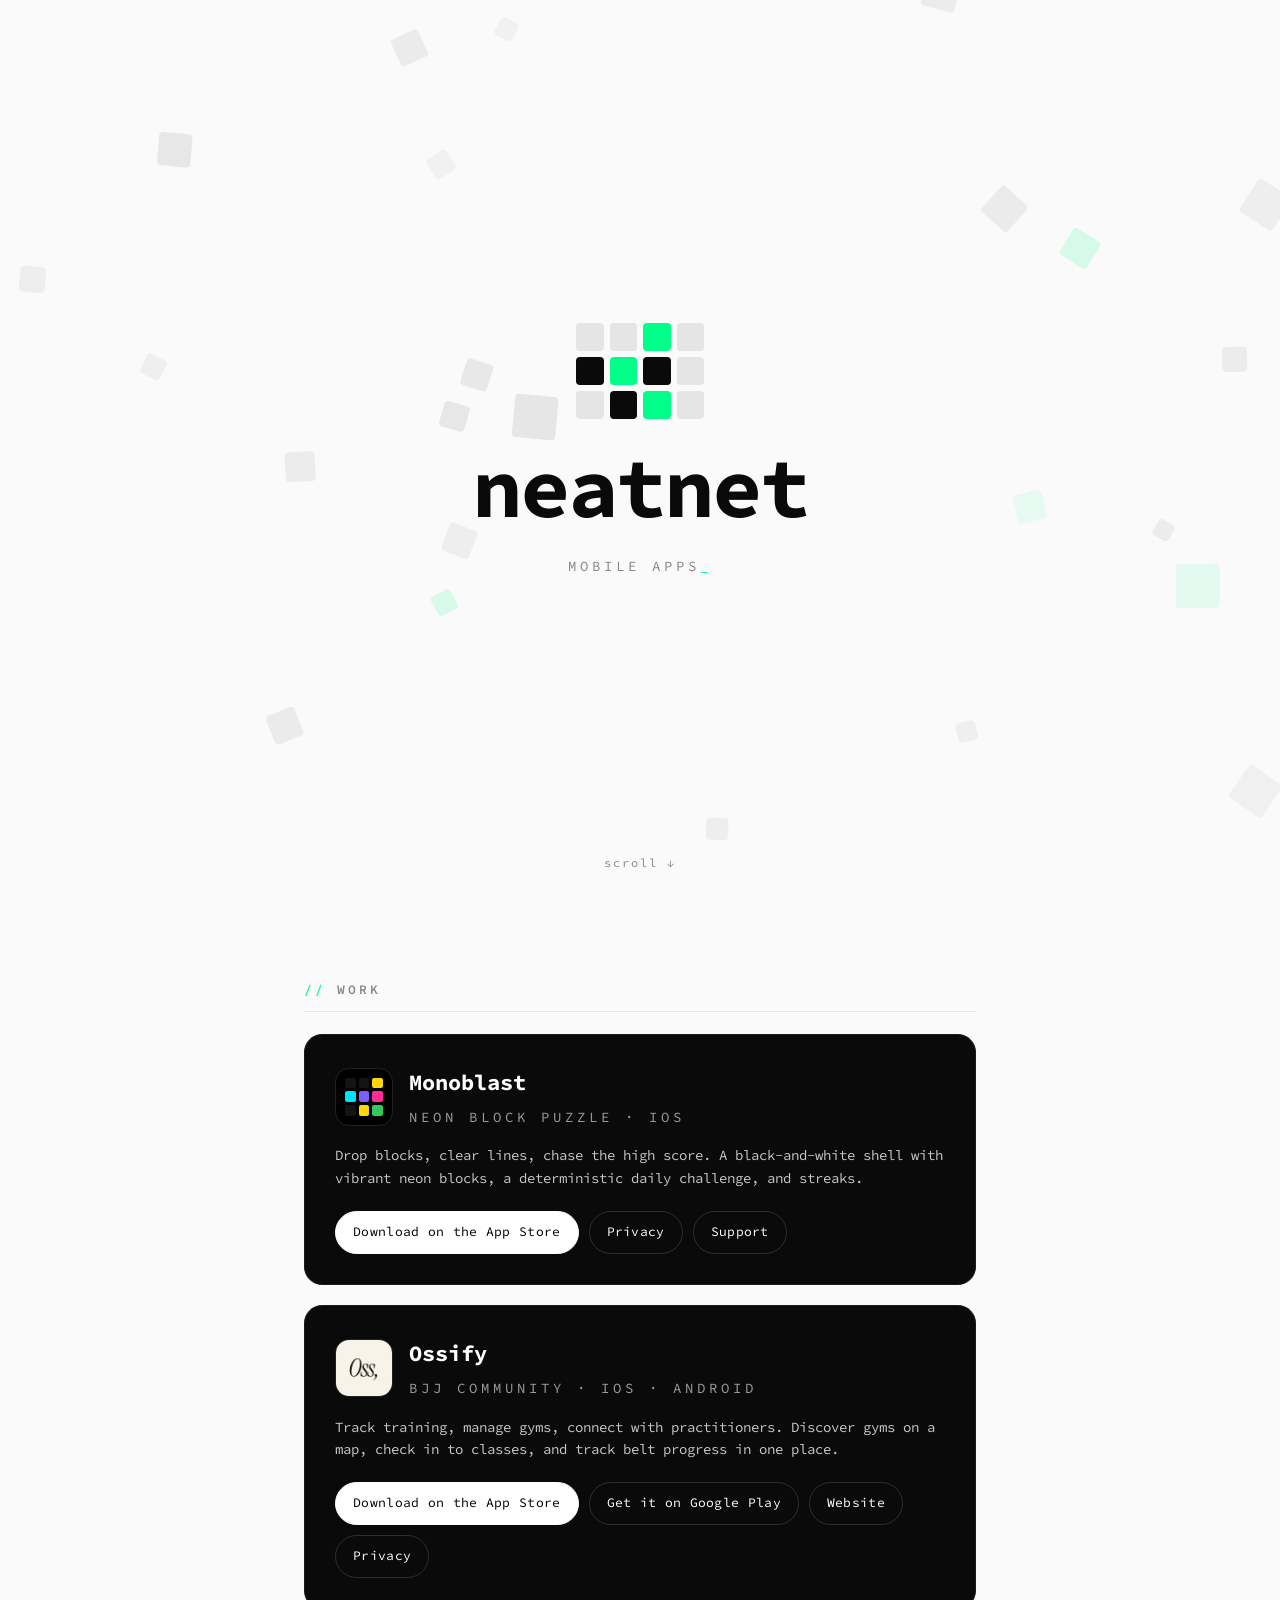
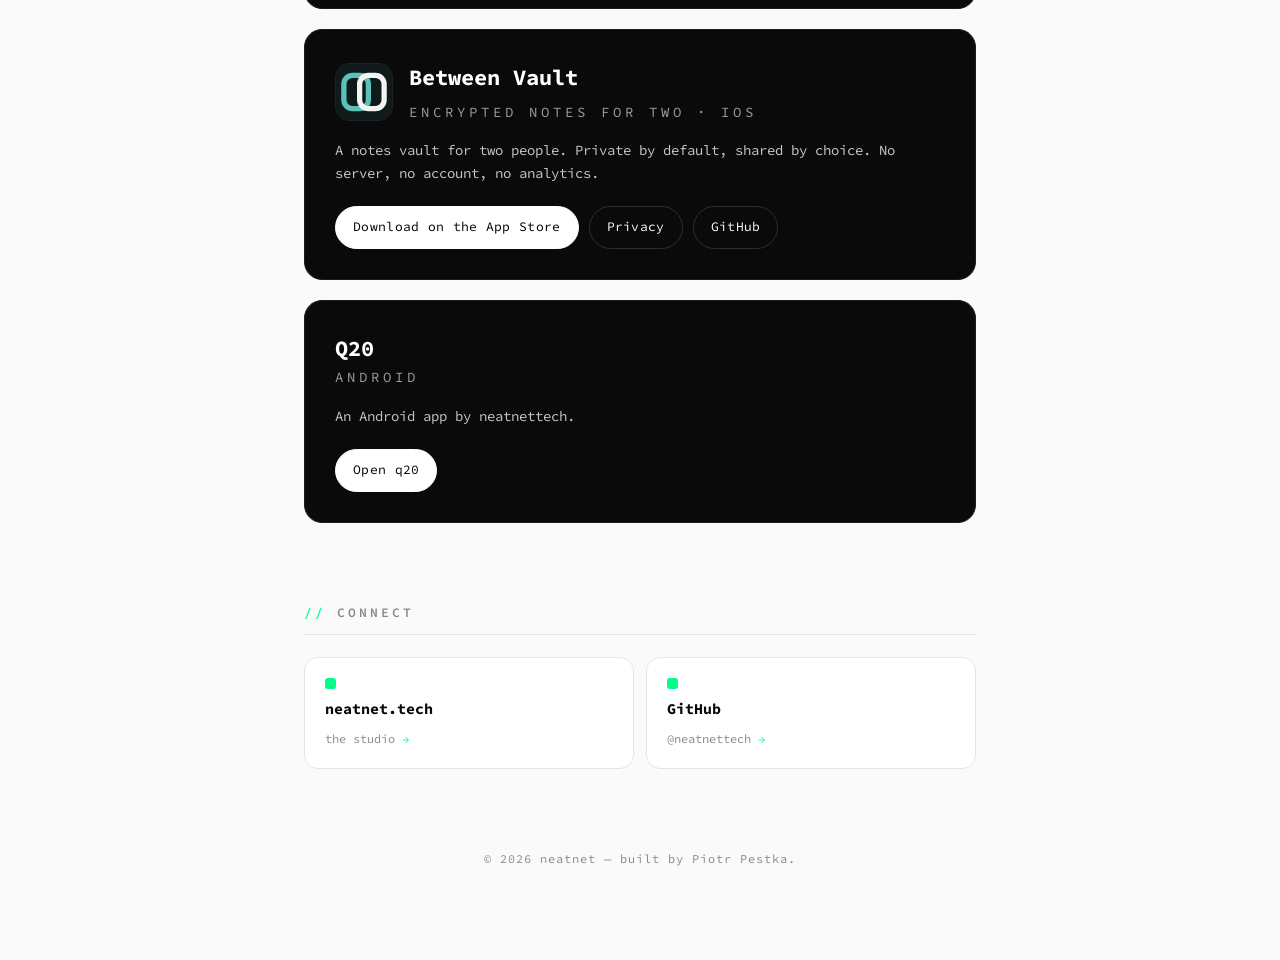
<file: index.html>
<!DOCTYPE html>
<html lang="en">
<head>
<meta charset="UTF-8" />
<meta name="viewport" content="width=device-width, initial-scale=1.0" />
<title>neatnet — mobile apps</title>
<meta name="description" content="neatnet — independent mobile app studio by Piotr Pestka. Makers of Monoblast, Ossify, and Between Vault." />
<link rel="preconnect" href="https://fonts.googleapis.com" />
<link rel="preconnect" href="https://fonts.gstatic.com" crossorigin />
<link href="https://fonts.googleapis.com/css2?family=Source+Code+Pro:wght@400;600;700&display=swap" rel="stylesheet" />
<link rel="icon" href="data:image/svg+xml,%3Csvg xmlns='http://www.w3.org/2000/svg' viewBox='0 0 100 100'%3E%3Crect width='100' height='100' fill='%230a0a0a'/%3E%3Crect x='30' y='30' width='13' height='13' rx='2' fill='%2300ff88'/%3E%3Crect x='45' y='30' width='13' height='13' rx='2' fill='%23fafafa'/%3E%3Crect x='30' y='45' width='13' height='13' rx='2' fill='%23fafafa'/%3E%3Crect x='45' y='45' width='13' height='13' rx='2' fill='%2300ff88'/%3E%3Crect x='60' y='45' width='13' height='13' rx='2' fill='%23fafafa'/%3E%3C/svg%3E" />
<style>
  :root {
    --bg: #fafafa;
    --ink: #0a0a0a;
    --line: #e5e5e5;
    --line-strong: #2a2a2a;
    --muted: #888;
    --accent: #00ff88;
    --mono: "Source Code Pro", ui-monospace, "SF Mono", Menlo, monospace;
    /* Monoblast brand neons — used only on the product card. */
    --mb-cyan: #00E5FF; --mb-pink: #FF2D92; --mb-yellow: #FFD60A;
    --mb-green: #34C759; --mb-purple: #7D5FFF;
  }
  * { box-sizing: border-box; }
  html { scroll-behavior: smooth; }
  html, body { margin: 0; padding: 0; }
  body {
    background: var(--bg);
    color: var(--ink);
    font: 16px/1.6 var(--mono);
    -webkit-font-smoothing: antialiased;
    overflow-x: hidden;
  }
  #field { position: fixed; inset: 0; z-index: 0; width: 100%; height: 100%; display: block; }
  .wrap { position: relative; z-index: 1; max-width: 720px; margin: 0 auto; padding: 0 24px 80px; }

  /* ── hero ── */
  header {
    position: relative;
    min-height: 100vh;
    display: flex; flex-direction: column;
    align-items: center; justify-content: center;
    text-align: center; gap: 26px;
  }
  .mark {
    display: grid; grid-template-columns: repeat(4, 1fr); grid-template-rows: repeat(3, 1fr);
    gap: 6px; width: 128px; height: 96px;
  }
  .mark i { border-radius: 4px; background: var(--line); }
  .mark i.on { animation: pop 0.5s backwards; }
  @keyframes pop { from { transform: scale(0); opacity: 0; } to { transform: scale(1); opacity: 1; } }
  h1 {
    font-size: clamp(40px, 11vw, 84px); font-weight: 700;
    letter-spacing: -2px; margin: 0; line-height: 1;
  }
  .tag { color: var(--muted); font-size: 14px; letter-spacing: 4px; text-transform: uppercase; margin: 0; }
  .cursor { color: var(--accent); animation: blink 1.1s steps(1) infinite; }
  @keyframes blink { 50% { opacity: 0; } }
  .scroll-hint {
    position: absolute; bottom: 28px; left: 50%; transform: translateX(-50%);
    color: var(--muted); font-size: 12px; letter-spacing: 2px; animation: bob 1.8s ease-in-out infinite;
  }
  @keyframes bob { 0%,100% { transform: translateX(-50%) translateY(0); } 50% { transform: translateX(-50%) translateY(6px); } }

  /* ── sections ── */
  section { margin-top: 80px; }
  h2 {
    font-size: 13px; color: var(--muted); font-weight: 600;
    letter-spacing: 3px; text-transform: uppercase;
    margin: 0 0 22px; padding-bottom: 10px; border-bottom: 1px solid var(--line);
  }
  h2 .pct { color: var(--accent); }

  /* ── Monoblast product card (intentionally dark — it's the app's identity) ── */
  .card {
    position: relative; border-radius: 18px; padding: 30px;
    background: #0a0a0a; color: #fff; border: 1px solid #1c1c1c;
    transition: transform .25s, box-shadow .25s; overflow: hidden;
  }
  .card:hover { transform: translateY(-3px); box-shadow: 0 22px 60px -16px rgba(0,229,255,0.35); }
  .card .row { display: flex; align-items: center; gap: 16px; flex-wrap: wrap; }
  .chip {
    width: 58px; height: 58px; border-radius: 14px; flex: none;
    display: grid; grid-template-columns: repeat(3,1fr); grid-template-rows: repeat(3,1fr);
    gap: 3px; padding: 9px; background: #000; border: 1px solid #222;
  }
  .chip i { border-radius: 2px; background: #141414; }
  .appicon { width: 58px; height: 58px; border-radius: 14px; flex: none; display: block; border: 1px solid #222; }
  .card h3 { margin: 0; font-size: 22px; letter-spacing: 0; font-weight: 700; }
  .card .tag { color: #9a9a9a; }
  .card p.desc { color: #c8c8c8; margin: 16px 0 22px; font-size: 14px; }
  .links { display: flex; gap: 10px; flex-wrap: wrap; }
  .btn {
    display: inline-flex; align-items: center; gap: 8px; padding: 10px 17px; border-radius: 999px;
    border: 1px solid #2e2e2e; color: #fff; text-decoration: none; font-size: 13px; letter-spacing: .3px;
    transition: border-color .2s, color .2s, background .2s, box-shadow .2s;
  }
  .btn:hover { border-color: var(--bcol, var(--mb-cyan)); color: var(--bcol, var(--mb-cyan)); box-shadow: 0 0 16px -2px var(--bcol, var(--mb-cyan)); }
  .btn.solid { background: #fff; color: #000; border-color: #fff; }
  .btn.solid:hover { box-shadow: 0 0 22px -3px #fff; color: #000; }

  /* ── connect grid (light, neatnet.tech style) ── */
  .grid { display: grid; gap: 12px; grid-template-columns: repeat(auto-fit, minmax(150px, 1fr)); }
  .tile {
    position: relative; display: flex; flex-direction: column; gap: 8px; padding: 20px;
    border-radius: 14px; border: 1px solid var(--line); background: #fff;
    text-decoration: none; color: var(--ink);
    transition: transform .2s, border-color .2s, box-shadow .2s;
  }
  .tile:hover { transform: translateY(-3px); border-color: var(--accent); box-shadow: 0 14px 32px -14px rgba(0,255,136,0.6); }
  .tile .dot { width: 11px; height: 11px; border-radius: 3px; background: var(--accent); }
  .tile b { font-size: 15px; font-weight: 700; }
  .tile span { color: var(--muted); font-size: 12px; word-break: break-all; }
  .tile .arrow { color: var(--accent); transition: transform .2s; display: inline-block; }
  .tile:hover .arrow { transform: translateX(4px); }

  footer { margin-top: 80px; text-align: center; color: var(--muted); font-size: 12px; letter-spacing: 1px; }
  footer a { color: var(--ink); text-decoration: none; border-bottom: 1px solid var(--accent); }
  footer a:hover { color: var(--accent); }

  @media (prefers-reduced-motion: reduce) {
    #field { display: none; }
    .mark i.on, .scroll-hint, .cursor { animation: none; }
  }
</style>
</head>
<body>
<canvas id="field" aria-hidden="true"></canvas>

<div class="wrap">
  <header>
    <div class="mark" id="mark" aria-hidden="true"></div>
    <h1>neatnet</h1>
    <p class="tag">mobile apps<span class="cursor">_</span></p>
    <div class="scroll-hint">scroll ↓</div>
  </header>

  <section id="work">
    <h2><span class="pct">//</span> work</h2>
    <article class="card">
      <div class="row">
        <div class="chip" aria-hidden="true">
          <i></i><i></i><i style="background:#FFD60A"></i>
          <i style="background:#00E5FF"></i><i style="background:#7D5FFF"></i><i style="background:#FF2D92"></i>
          <i></i><i style="background:#FFD60A"></i><i style="background:#34C759"></i>
        </div>
        <div>
          <h3>Monoblast</h3>
          <p class="tag" style="margin:6px 0 0">neon block puzzle · iOS</p>
        </div>
      </div>
      <p class="desc">Drop blocks, clear lines, chase the high score. A black-and-white shell
        with vibrant neon blocks, a deterministic daily challenge, and streaks.</p>
      <div class="links">
        <a class="btn solid" href="https://apps.apple.com/ch/app/monoblast/id6776011658" target="_blank" rel="noopener">Download on the App Store</a>
        <a class="btn" href="/monoblast/privacy" style="--bcol:#7D5FFF">Privacy</a>
        <a class="btn" href="/monoblast/support.html" style="--bcol:#34C759">Support</a>
      </div>
    </article>
    <article class="card" style="margin-top:20px">
      <div class="row">
        <img class="appicon" src="ossify-icon.png" alt="Ossify app icon" width="58" height="58" />
        <div>
          <h3>Ossify</h3>
          <p class="tag" style="margin:6px 0 0">BJJ community · iOS · Android</p>
        </div>
      </div>
      <p class="desc">Track training, manage gyms, connect with practitioners.
        Discover gyms on a map, check in to classes, and track belt progress in one place.</p>
      <div class="links">
        <a class="btn solid" href="https://apps.apple.com/us/app/ossify/id6752580973" target="_blank" rel="noopener">Download on the App Store</a>
        <a class="btn" href="https://play.google.com/store/apps/details?id=app.ossify" target="_blank" rel="noopener" style="--bcol:#34C759">Get it on Google Play</a>
        <a class="btn" href="https://ossify.app" target="_blank" rel="noopener" style="--bcol:#ffaf37">Website</a>
        <a class="btn" href="https://ossify.app/en/privacy" target="_blank" rel="noopener" style="--bcol:#ffc266">Privacy</a>
      </div>
    </article>
    <article class="card" style="margin-top:20px">
      <div class="row">
        <svg class="appicon" xmlns="http://www.w3.org/2000/svg" viewBox="0 0 32 32" width="58" height="58" role="img" aria-label="Between Vault app icon">
          <rect width="32" height="32" rx="7" fill="#0F1A1A"/>
          <rect x="4.5" y="6.5" width="14" height="19" rx="5" fill="none" stroke="#5CC2B8" stroke-width="3"/>
          <rect x="13.5" y="6.5" width="14" height="19" rx="5" fill="none" stroke="#F4F4F2" stroke-width="3"/>
        </svg>
        <div>
          <h3>Between Vault</h3>
          <p class="tag" style="margin:6px 0 0">encrypted notes for two · iOS</p>
        </div>
      </div>
      <p class="desc">A notes vault for two people. Private by default, shared by choice.
        No server, no account, no analytics.</p>
      <div class="links">
        <a class="btn solid" href="https://apps.apple.com/us/app/betweenvault/id6818837797" target="_blank" rel="noopener">Download on the App Store</a>
        <a class="btn" href="https://neatnettech.github.io/between-vault/privacy.html" target="_blank" rel="noopener" style="--bcol:#5CC2B8">Privacy</a>
        <a class="btn" href="https://github.com/neatnettech/between-vault" target="_blank" rel="noopener" style="--bcol:#F4F4F2">GitHub</a>
      </div>
    </article>
    <article class="card" style="margin-top:20px">
      <div class="row">
        <div>
          <h3>Q20</h3>
          <p class="tag" style="margin:0">Android</p>
        </div>
      </div>
      <p class="desc">An Android app by neatnettech.</p>
      <div class="links">
        <a class="btn solid" href="https://neatnettech.github.io/q20-android/" target="_blank" rel="noopener">Open q20</a>
      </div>
    </article>
  </section>

  <section id="connect">
    <h2><span class="pct">//</span> connect</h2>
    <div class="grid">
      <a class="tile" href="https://neatnet.tech" target="_blank" rel="noopener">
        <span class="dot"></span><b>neatnet.tech</b><span>the studio <i class="arrow">→</i></span>
      </a>
      <a class="tile" href="https://github.com/neatnettech" target="_blank" rel="noopener">
        <span class="dot"></span><b>GitHub</b><span>@neatnettech <i class="arrow">→</i></span>
      </a>
    </div>
  </section>

  <footer>
    <p>© <span id="year">2026</span> neatnet — built by Piotr Pestka.</p>
  </footer>
</div>

<script>
  document.getElementById('year').textContent = new Date().getFullYear();

  // Hero mark — light up the brand cluster in sequence (mono-green over light grid).
  (function () {
    var mark = document.getElementById('mark');
    if (!mark) return;
    var lit = { 2:'#00ff88', 4:'#0a0a0a', 5:'#00ff88', 6:'#0a0a0a', 9:'#0a0a0a', 10:'#00ff88' };
    for (var idx = 0; idx < 12; idx++) {
      var cell = document.createElement('i');
      if (lit[idx]) { cell.className = 'on'; cell.style.background = lit[idx]; cell.style.animationDelay = (idx * 0.06) + 's'; }
      mark.appendChild(cell);
    }
  })();

  // Background field — faint blocks drifting up. Subtle ink + a few green accents on light bg.
  (function () {
    if (window.matchMedia('(prefers-reduced-motion: reduce)').matches) return;
    var canvas = document.getElementById('field'), ctx = canvas.getContext('2d');
    var dpr = Math.min(window.devicePixelRatio || 1, 2), W, H, blocks;

    function resize() {
      W = canvas.width = innerWidth * dpr; H = canvas.height = innerHeight * dpr;
      canvas.style.width = innerWidth + 'px'; canvas.style.height = innerHeight + 'px';
    }
    function spawn() {
      var size = (18 + Math.random() * 26) * dpr, green = Math.random() < 0.22;
      return {
        x: Math.random() * W, y: H + size, size: size,
        vy: (0.18 + Math.random() * 0.45) * dpr,
        rot: Math.random() * Math.PI, vr: (Math.random() - 0.5) * 0.01,
        color: green ? '#00ff88' : '#0a0a0a',
        alpha: green ? (0.06 + Math.random() * 0.10) : (0.03 + Math.random() * 0.05),
      };
    }
    function init() {
      resize();
      var n = Math.min(26, Math.round(innerWidth / 52));
      blocks = [];
      for (var i = 0; i < n; i++) { var b = spawn(); b.y = Math.random() * H; blocks.push(b); }
    }
    function draw() {
      ctx.clearRect(0, 0, W, H);
      for (var i = 0; i < blocks.length; i++) {
        var b = blocks[i];
        b.y -= b.vy; b.rot += b.vr;
        if (b.y < -b.size) { blocks[i] = spawn(); continue; }
        ctx.save();
        ctx.translate(b.x, b.y); ctx.rotate(b.rot);
        ctx.globalAlpha = b.alpha; ctx.fillStyle = b.color;
        var r = 4 * dpr, s = b.size;
        ctx.beginPath(); ctx.roundRect(-s / 2, -s / 2, s, s, r); ctx.fill();
        ctx.restore();
      }
      requestAnimationFrame(draw);
    }
    addEventListener('resize', resize);
    init();
    requestAnimationFrame(draw);
  })();
</script>
</body>
</html>
</file>
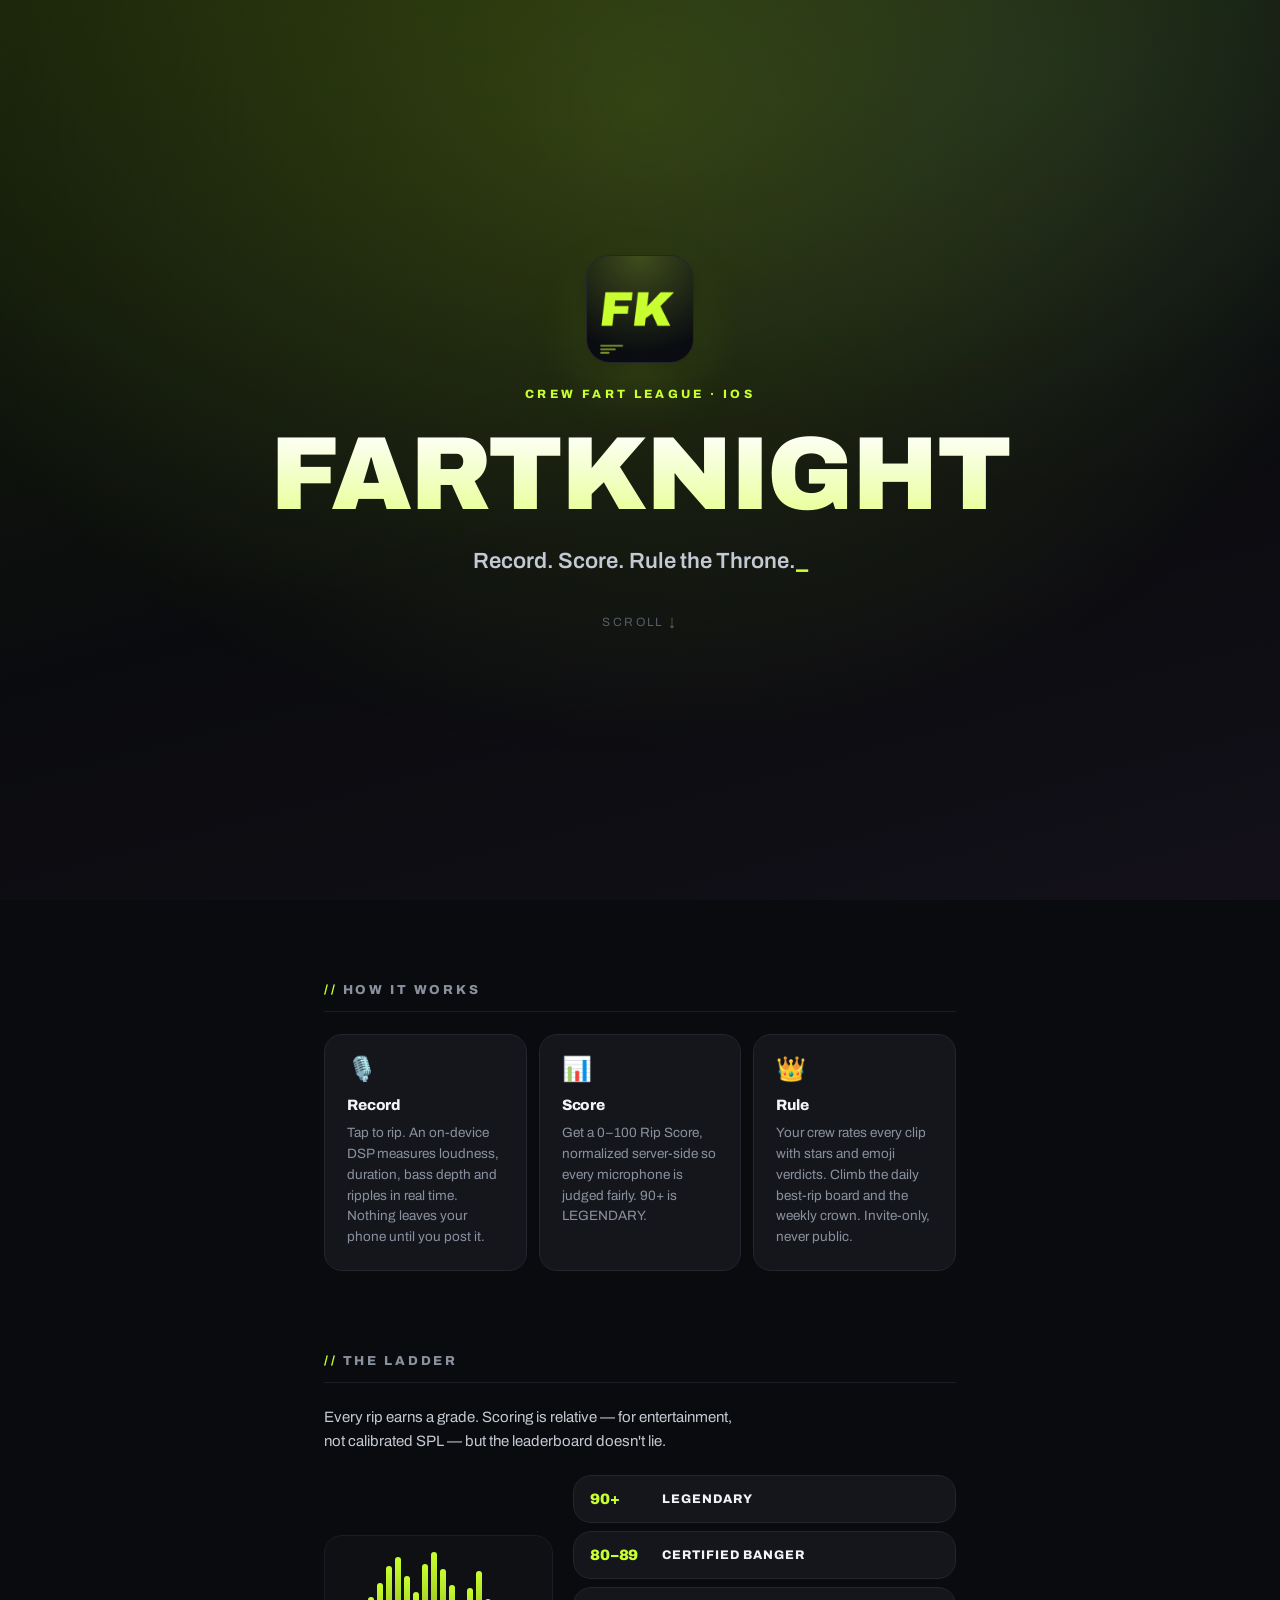
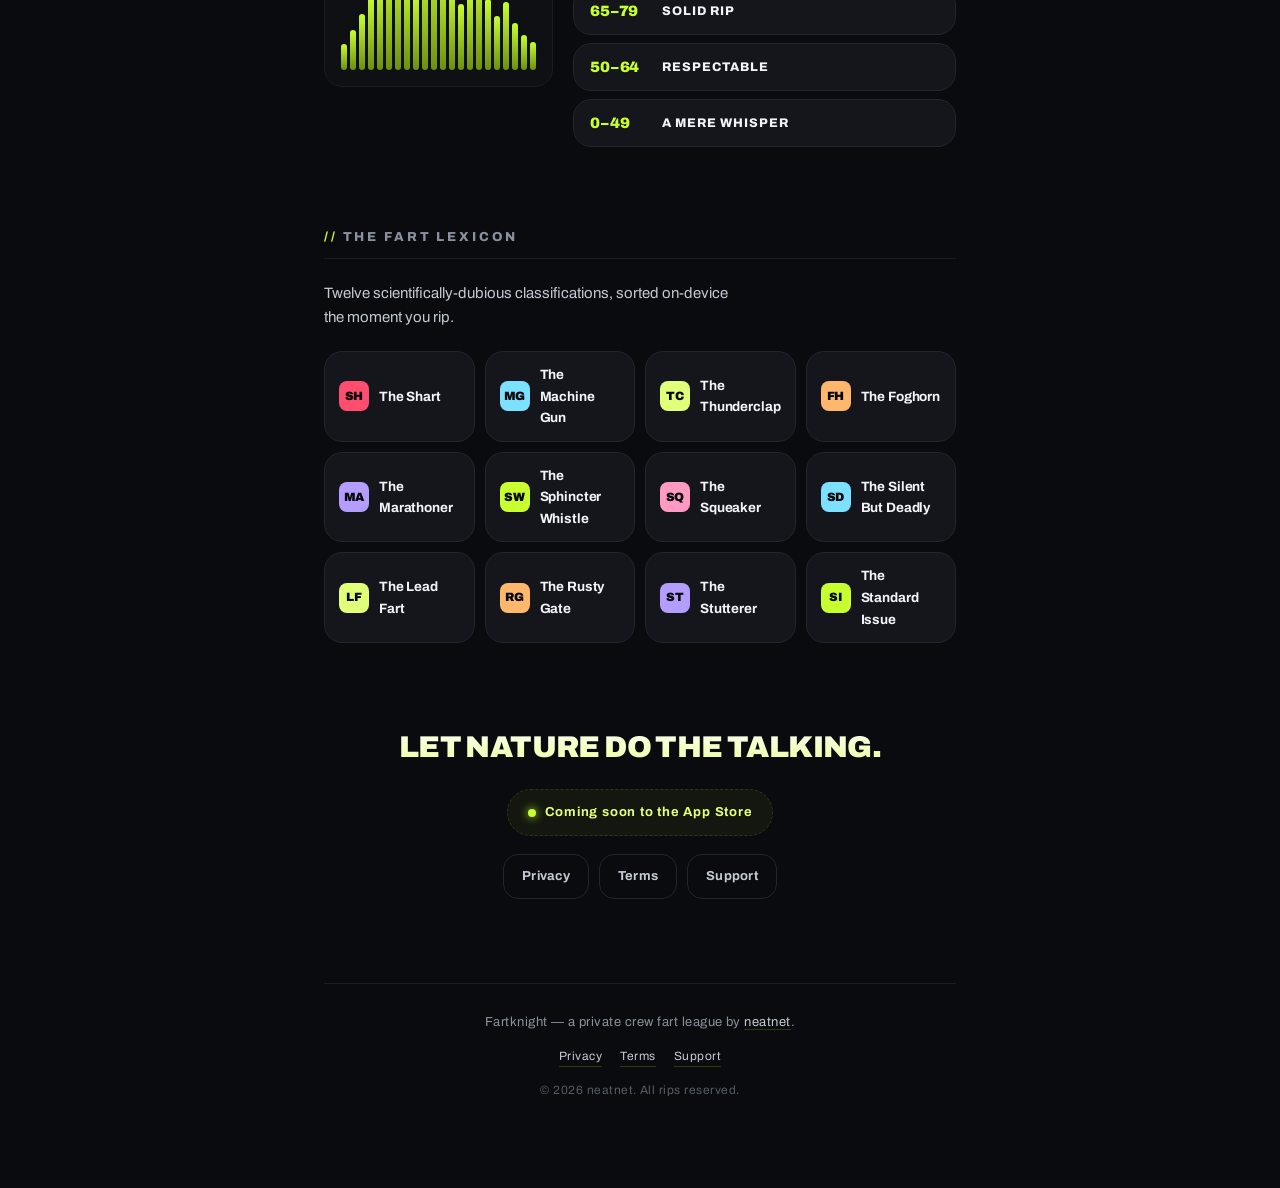
<file: fartknight/index.html>
<!DOCTYPE html>
<html lang="en">
<head>
<meta charset="UTF-8" />
<meta name="viewport" content="width=device-width, initial-scale=1.0" />
<title>Fartknight — Record. Score. Rule the Throne.</title>
<meta name="description" content="Fartknight — the crew fart league. Record it, score it, rule the throne. On-device DSP scoring, private crews, daily leaderboards. A neatnet app." />
<link rel="canonical" href="https://neatnettech.github.io/fartknight/" />
<meta property="og:title" content="Fartknight — Record. Score. Rule the Throne." />
<meta property="og:description" content="The crew fart league. Private crews rate your clips while an on-device DSP + server scoring engine ranks the daily leaderboard." />
<meta property="og:image" content="https://neatnettech.github.io/fartknight-icon.png" />
<meta property="og:url" content="https://neatnettech.github.io/fartknight/" />
<meta property="og:type" content="website" />
<meta name="twitter:card" content="summary_large_image" />
<meta name="twitter:title" content="Fartknight — Record. Score. Rule the Throne." />
<meta name="twitter:description" content="The crew fart league. On-device DSP scoring, private crews, daily leaderboards. A neatnet app." />
<meta name="twitter:image" content="https://neatnettech.github.io/fartknight-icon.png" />
<link rel="preconnect" href="https://fonts.googleapis.com" />
<link rel="preconnect" href="https://fonts.gstatic.com" crossorigin />
<link href="https://fonts.googleapis.com/css2?family=Archivo:wght@400;500;600;700;800;900&display=swap" rel="stylesheet" />
<link rel="stylesheet" href="tokens.css" />
<link rel="icon" href="data:image/svg+xml,%3Csvg xmlns='http://www.w3.org/2000/svg' viewBox='0 0 100 100'%3E%3Crect width='100' height='100' rx='22' fill='%230A0B0E'/%3E%3Crect x='30' y='30' width='13' height='13' rx='2' fill='%23C8FF2E'/%3E%3Crect x='45' y='30' width='13' height='13' rx='2' fill='%23F2F4F7'/%3E%3Crect x='30' y='45' width='13' height='13' rx='2' fill='%23F2F4F7'/%3E%3Crect x='45' y='45' width='13' height='13' rx='2' fill='%23C8FF2E'/%3E%3Crect x='60' y='45' width='13' height='13' rx='2' fill='%23F2F4F7'/%3E%3C/svg%3E" />
<link rel="apple-touch-icon" href="../fartknight-icon.png" />
<style>
  /* tokens, base reset, body backdrop, .glow, .kicker → tokens.css */
  .wrap { position: relative; z-index: 1; max-width: 680px; margin: 0 auto; padding: 0 24px 88px; }

  /* ── hero ── */
  header {
    min-height: 100vh;
    display: flex; flex-direction: column;
    align-items: center; justify-content: center;
    text-align: center; gap: 22px; padding: 64px 0;
  }
  .appicon {
    width: 108px; height: 108px; border-radius: 24px; display: block;
    border: 1px solid var(--border);
    box-shadow: 0 24px 70px -22px rgba(200,255,46,.35), 0 8px 24px -8px rgba(0,0,0,.6);
  }
  header .kicker { letter-spacing: .28em; }
  h1 {
    font-family: var(--sans); font-weight: 900;
    font-size: clamp(48px, 13vw, 104px); letter-spacing: -.02em;
    margin: 0; line-height: .92; text-transform: uppercase;
    background: linear-gradient(180deg, #FFFFFF 0%, #E2FF7A 120%);
    -webkit-background-clip: text; background-clip: text; color: transparent;
  }
  .tagline { color: var(--text-secondary); font-size: clamp(16px, 4.4vw, 22px); font-weight: 600; margin: 0; }
  .cursor { color: var(--lime); animation: blink 1.1s steps(1) infinite; font-weight: 900; }
  @keyframes blink { 50% { opacity: 0; } }
  .scroll-hint {
    color: var(--faint); font-size: 12px; letter-spacing: .2em; text-transform: uppercase;
    margin-top: 12px; animation: bob 1.8s ease-in-out infinite;
  }
  @keyframes bob { 0%,100% { transform: translateY(0); } 50% { transform: translateY(6px); } }

  /* ── sections ── */
  section { margin-top: 80px; }
  h2 {
    font-size: 13px; color: var(--muted); font-weight: 800;
    letter-spacing: .22em; text-transform: uppercase;
    margin: 0 0 22px; padding-bottom: 10px; border-bottom: 1px solid var(--border-subtle);
  }
  h2 .pct { color: var(--lime); }
  .lead { color: var(--text-secondary); font-size: 15px; line-height: 1.6; margin: 0 0 22px; max-width: 46ch; }

  /* ── feature cards ── */
  .features { display: grid; gap: 12px; grid-template-columns: repeat(auto-fit, minmax(200px, 1fr)); }
  .feature {
    position: relative; border-radius: 18px; padding: 22px;
    background: var(--surface); border: 1px solid var(--border); overflow: hidden;
    transition: transform .2s, border-color .2s, box-shadow .2s;
  }
  .feature::before {
    content: ""; position: absolute; inset: 0; pointer-events: none;
    background: linear-gradient(160deg, rgba(200,255,46,.08), rgba(200,255,46,.01));
    opacity: 0; transition: opacity .2s;
  }
  .feature:hover { transform: translateY(-3px); border-color: var(--border-lime); box-shadow: 0 18px 44px -20px rgba(200,255,46,.4); }
  .feature:hover::before { opacity: 1; }
  .feature .ico { font-size: 24px; line-height: 1; margin-bottom: 12px; display: block; position: relative; }
  .feature b { display: block; font-size: 15px; font-weight: 800; color: var(--text); margin-bottom: 6px; letter-spacing: -.01em; position: relative; }
  .feature p { margin: 0; font-size: 13.5px; color: var(--muted); line-height: 1.55; position: relative; }

  /* ── the ladder (grades + score gauge) ── */
  .ladder { display: grid; gap: 20px; grid-template-columns: auto 1fr; align-items: center; }
  @media (max-width: 560px) { .ladder { grid-template-columns: 1fr; } }
  .gauge {
    display: flex; align-items: flex-end; gap: 3px; height: 152px; padding: 16px;
    border-radius: var(--r-card); background: var(--surface-sunken); border: 1px solid var(--border-subtle);
  }
  .gauge i {
    width: 6px; border-radius: 3px; background: linear-gradient(to top, #6E8F12, #C8FF2E);
    height: 6px; transition: height .7s cubic-bezier(.2,.7,.2,1);
  }
  .reveal.in .gauge i { height: var(--h, 40%); }
  .grades { list-style: none; margin: 0; padding: 0; display: flex; flex-direction: column; gap: 8px; }
  .grade {
    display: flex; align-items: center; gap: 14px; padding: 11px 16px;
    border-radius: var(--r-card); background: var(--surface); border: 1px solid var(--border);
  }
  .g-range { font-weight: 900; font-size: 15px; color: var(--lime); min-width: 58px; letter-spacing: -.01em; }
  .g-label { font-weight: 800; font-size: 12.5px; color: var(--text); text-transform: uppercase; letter-spacing: .08em; }

  /* ── fart lexicon ── */
  .lex { display: grid; gap: 10px; grid-template-columns: repeat(auto-fit, minmax(150px, 1fr)); }
  .lex-card {
    position: relative; display: flex; align-items: center; gap: 10px; padding: 12px 14px;
    border-radius: var(--r-card); background: var(--surface); border: 1px solid var(--border); overflow: hidden;
    transition: transform .2s, border-color .2s, box-shadow .2s;
  }
  .lex-card:hover { transform: translateY(-3px); border-color: var(--border-lime); box-shadow: 0 18px 44px -20px rgba(200,255,46,.4); }
  .lex-badge {
    flex: 0 0 auto; width: 30px; height: 30px; border-radius: 8px; display: grid; place-items: center;
    font-weight: 900; font-size: 12px; color: var(--bg-deep); letter-spacing: -.02em;
  }
  .lex-name { font-size: 13.5px; font-weight: 700; color: var(--text); letter-spacing: -.01em; }

  /* ── CTA / links ── */
  .cta { margin-top: 28px; display: flex; flex-direction: column; align-items: center; gap: 18px; text-align: center; }
  .cta-tagline { font-size: clamp(20px, 6vw, 30px); font-weight: 900; letter-spacing: -.02em; text-transform: uppercase; margin: 0;
    background: linear-gradient(180deg, #FFFFFF 0%, #E2FF7A 120%); -webkit-background-clip: text; background-clip: text; color: transparent; }
  .badge {
    display: inline-flex; align-items: center; gap: 9px; padding: 12px 20px; border-radius: 999px;
    border: 1px dashed var(--border-lime); color: var(--lime-soft);
    font-size: 13px; font-weight: 700; letter-spacing: .06em;
    background: rgba(200,255,46,.05);
  }
  .badge .dot { width: 8px; height: 8px; border-radius: 50%; background: var(--lime); box-shadow: 0 0 10px var(--lime); }
  .links { display: flex; gap: 10px; flex-wrap: wrap; justify-content: center; }
  .btn {
    display: inline-flex; align-items: center; gap: 8px; padding: 11px 18px; border-radius: 15px;
    border: 1px solid var(--border); color: var(--text-secondary); text-decoration: none;
    font-size: 13px; font-weight: 700; letter-spacing: .02em;
    transition: border-color .2s, color .2s, box-shadow .2s, background .2s;
  }
  .btn:hover { border-color: var(--bcol, var(--lime)); color: var(--bcol, var(--lime)); box-shadow: 0 0 18px -3px var(--bcol, var(--lime)); }

  /* ── footer ── */
  footer { margin-top: 84px; text-align: center; color: var(--faint); font-size: 12px; letter-spacing: .04em; }
  footer a { color: var(--text-secondary); text-decoration: none; border-bottom: 1px solid var(--border-lime); }
  footer a:hover { color: var(--lime); border-color: var(--lime); }
  .site-footer { display: flex; flex-direction: column; align-items: center; gap: 14px; padding-top: 28px; border-top: 1px solid var(--border-subtle); }
  .foot-brand { margin: 0; color: var(--muted); font-size: 13px; }
  .foot-links { display: flex; gap: 18px; flex-wrap: wrap; justify-content: center; }
  .foot-copy { margin: 0; }

  /* ── scroll-reveal ── */
  .reveal { opacity: 0; transform: translateY(14px); transition: opacity .5s ease, transform .5s ease; }
  .reveal.in { opacity: 1; transform: none; }

  @media (prefers-reduced-motion: reduce) {
    .scroll-hint, .cursor { animation: none; }
    .reveal { opacity: 1; transform: none; transition: none; }
    .gauge i { height: var(--h, 40%); transition: none; }
  }
</style>
</head>
<body>
<div class="glow" aria-hidden="true"></div>

<div class="wrap">
  <header>
    <img class="appicon" src="../fartknight-icon.png" alt="Fartknight app icon" width="108" height="108" />
    <p class="kicker">crew fart league · iOS</p>
    <h1>Fartknight</h1>
    <p class="tagline">Record. Score. Rule the Throne.<span class="cursor">_</span></p>
    <p class="scroll-hint">scroll ↓</p>
  </header>

  <section id="how" class="reveal">
    <h2><span class="pct">//</span> how it works</h2>
    <div class="features">
      <div class="feature">
        <span class="ico" aria-hidden="true">🎙️</span>
        <b>Record</b>
        <p>Tap to rip. An on-device DSP measures loudness, duration, bass depth and ripples in real time. Nothing leaves your phone until you post it.</p>
      </div>
      <div class="feature">
        <span class="ico" aria-hidden="true">📊</span>
        <b>Score</b>
        <p>Get a 0–100 Rip Score, normalized server-side so every microphone is judged fairly. 90+ is LEGENDARY.</p>
      </div>
      <div class="feature">
        <span class="ico" aria-hidden="true">👑</span>
        <b>Rule</b>
        <p>Your crew rates every clip with stars and emoji verdicts. Climb the daily best-rip board and the weekly crown. Invite-only, never public.</p>
      </div>
    </div>
  </section>

  <section id="grades" class="reveal">
    <h2><span class="pct">//</span> the ladder</h2>
    <p class="lead">Every rip earns a grade. Scoring is relative — for entertainment, not calibrated SPL — but the leaderboard doesn't lie.</p>
    <div class="ladder">
      <div class="gauge" aria-hidden="true">
        <i style="--h:22%"></i><i style="--h:34%"></i><i style="--h:48%"></i><i style="--h:62%"></i>
        <i style="--h:74%"></i><i style="--h:88%"></i><i style="--h:96%"></i><i style="--h:80%"></i>
        <i style="--h:66%"></i><i style="--h:90%"></i><i style="--h:100%"></i><i style="--h:86%"></i>
        <i style="--h:72%"></i><i style="--h:56%"></i><i style="--h:70%"></i><i style="--h:84%"></i>
        <i style="--h:60%"></i><i style="--h:46%"></i><i style="--h:58%"></i><i style="--h:40%"></i>
        <i style="--h:30%"></i><i style="--h:24%"></i>
      </div>
      <ul class="grades">
        <li class="grade"><span class="g-range">90+</span><span class="g-label">Legendary</span></li>
        <li class="grade"><span class="g-range">80–89</span><span class="g-label">Certified Banger</span></li>
        <li class="grade"><span class="g-range">65–79</span><span class="g-label">Solid Rip</span></li>
        <li class="grade"><span class="g-range">50–64</span><span class="g-label">Respectable</span></li>
        <li class="grade"><span class="g-range">0–49</span><span class="g-label">A Mere Whisper</span></li>
      </ul>
    </div>
  </section>

  <section id="lexicon" class="reveal">
    <h2><span class="pct">//</span> the fart lexicon</h2>
    <p class="lead">Twelve scientifically-dubious classifications, sorted on-device the moment you rip.</p>
    <div class="lex">
      <div class="lex-card"><span class="lex-badge" style="background:var(--red)">SH</span><span class="lex-name">The Shart</span></div>
      <div class="lex-card"><span class="lex-badge" style="background:var(--av-2)">MG</span><span class="lex-name">The Machine Gun</span></div>
      <div class="lex-card"><span class="lex-badge" style="background:var(--av-4)">TC</span><span class="lex-name">The Thunderclap</span></div>
      <div class="lex-card"><span class="lex-badge" style="background:var(--av-5)">FH</span><span class="lex-name">The Foghorn</span></div>
      <div class="lex-card"><span class="lex-badge" style="background:var(--av-6)">MA</span><span class="lex-name">The Marathoner</span></div>
      <div class="lex-card"><span class="lex-badge" style="background:var(--av-1)">SW</span><span class="lex-name">The Sphincter Whistle</span></div>
      <div class="lex-card"><span class="lex-badge" style="background:var(--av-3)">SQ</span><span class="lex-name">The Squeaker</span></div>
      <div class="lex-card"><span class="lex-badge" style="background:var(--av-2)">SD</span><span class="lex-name">The Silent But Deadly</span></div>
      <div class="lex-card"><span class="lex-badge" style="background:var(--av-4)">LF</span><span class="lex-name">The Lead Fart</span></div>
      <div class="lex-card"><span class="lex-badge" style="background:var(--av-5)">RG</span><span class="lex-name">The Rusty Gate</span></div>
      <div class="lex-card"><span class="lex-badge" style="background:var(--av-6)">ST</span><span class="lex-name">The Stutterer</span></div>
      <div class="lex-card"><span class="lex-badge" style="background:var(--av-1)">SI</span><span class="lex-name">The Standard Issue</span></div>
    </div>
  </section>

  <section class="reveal">
    <div class="cta">
      <p class="cta-tagline">Let nature do the talking.</p>
      <span class="badge"><span class="dot"></span> Coming soon to the App Store</span>
      <div class="links">
        <a class="btn" href="privacy.html" style="--bcol:#C8FF2E">Privacy</a>
        <a class="btn" href="terms.html" style="--bcol:#7CE0FF">Terms</a>
        <a class="btn" href="mailto:pp@neatnet.tech" style="--bcol:#E2FF7A">Support</a>
      </div>
    </div>
  </section>

  <footer class="site-footer">
    <p class="foot-brand">Fartknight — a private crew fart league by <a href="/">neatnet</a>.</p>
    <nav class="foot-links" aria-label="Footer">
      <a href="privacy.html">Privacy</a>
      <a href="terms.html">Terms</a>
      <a href="mailto:pp@neatnet.tech">Support</a>
    </nav>
    <p class="foot-copy">© <span id="year">2026</span> neatnet. All rips reserved.</p>
  </footer>
</div>

<script>
  document.getElementById('year').textContent = new Date().getFullYear();

  (function () {
    var reveals = document.querySelectorAll('.reveal');
    var reduce = window.matchMedia('(prefers-reduced-motion: reduce)').matches;
    if (reduce || !('IntersectionObserver' in window)) {
      reveals.forEach(function (el) { el.classList.add('in'); });
      return;
    }
    var io = new IntersectionObserver(function (entries) {
      entries.forEach(function (entry) {
        if (entry.isIntersecting) {
          entry.target.classList.add('in');
          io.unobserve(entry.target);
        }
      });
    }, { rootMargin: '0px 0px -10% 0px', threshold: 0.15 });
    reveals.forEach(function (el) { io.observe(el); });
  })();
</script>
</body>
</html>
</file>
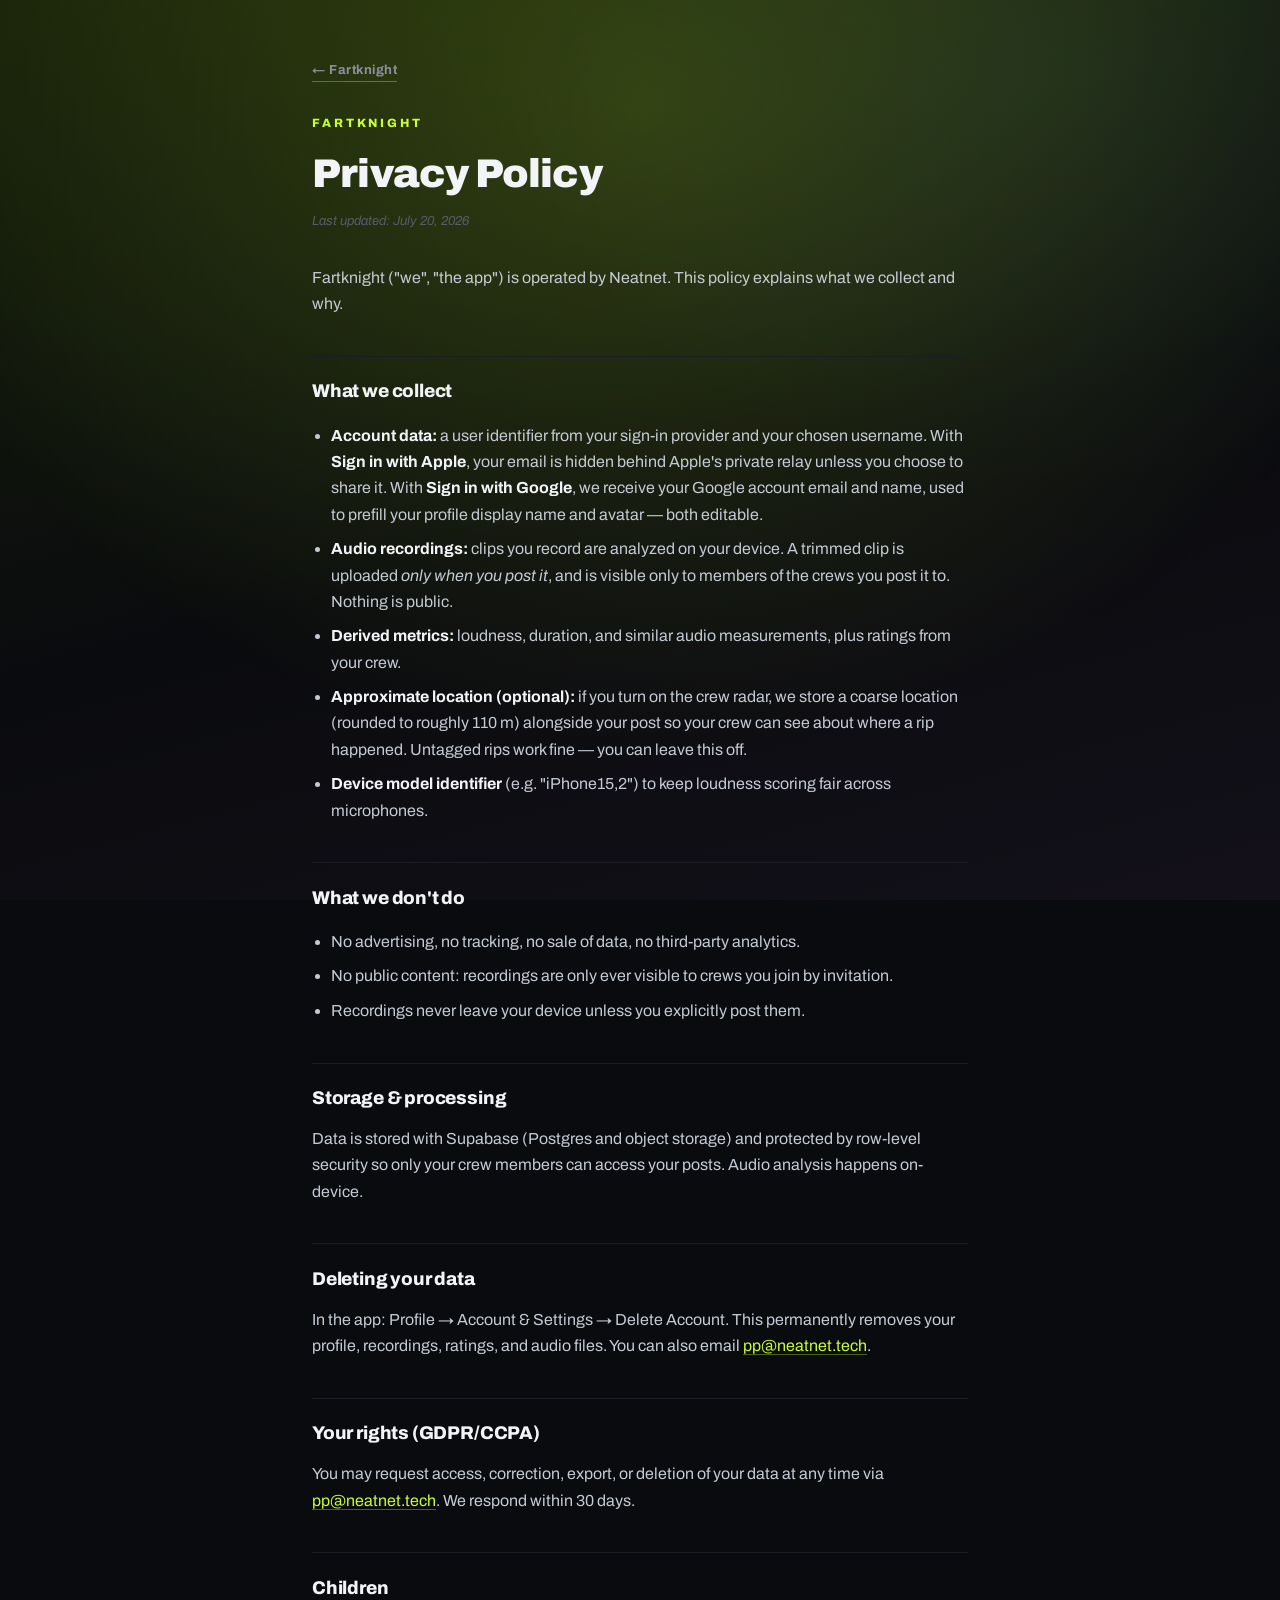
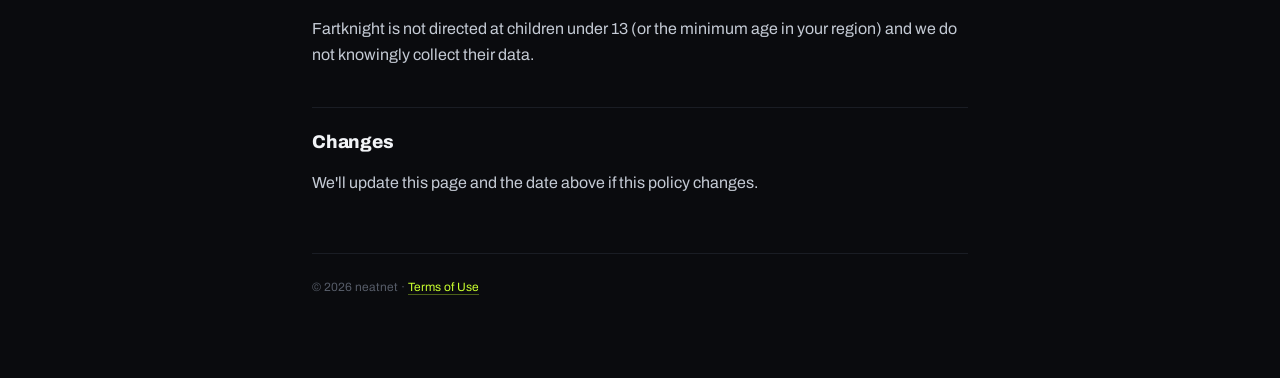
<file: fartknight/privacy.html>
<!DOCTYPE html>
<html lang="en">
<head>
<meta charset="utf-8">
<meta name="viewport" content="width=device-width, initial-scale=1">
<title>Fartknight — Privacy Policy</title>
<meta name="description" content="How Fartknight handles your data: on-device audio analysis, private crews, no ads, no tracking, no sale of data. A neatnet app." />
<link rel="canonical" href="https://neatnettech.github.io/fartknight/privacy.html" />
<link rel="preconnect" href="https://fonts.googleapis.com" />
<link rel="preconnect" href="https://fonts.gstatic.com" crossorigin />
<link href="https://fonts.googleapis.com/css2?family=Archivo:wght@400;500;600;700;800;900&display=swap" rel="stylesheet" />
<link rel="stylesheet" href="tokens.css" />
<link rel="icon" href="data:image/svg+xml,%3Csvg xmlns='http://www.w3.org/2000/svg' viewBox='0 0 100 100'%3E%3Crect width='100' height='100' rx='22' fill='%230A0B0E'/%3E%3Crect x='30' y='30' width='13' height='13' rx='2' fill='%23C8FF2E'/%3E%3Crect x='45' y='30' width='13' height='13' rx='2' fill='%23F2F4F7'/%3E%3Crect x='30' y='45' width='13' height='13' rx='2' fill='%23F2F4F7'/%3E%3Crect x='45' y='45' width='13' height='13' rx='2' fill='%23C8FF2E'/%3E%3Crect x='60' y='45' width='13' height='13' rx='2' fill='%23F2F4F7'/%3E%3C/svg%3E" />
<style>
  /* tokens, base reset, body backdrop, .glow, .kicker → tokens.css */
  .legal { position: relative; z-index: 1; max-width: 44rem; margin: 0 auto; padding: 3.5rem 1.5rem 5rem; color: var(--text-secondary); font-size: 16px; line-height: 1.65; }
  .back { display: inline-block; color: var(--muted); text-decoration: none; font-size: 13px; font-weight: 700; letter-spacing: .04em; margin-bottom: 2rem; }
  .back:hover { color: var(--lime); }
  .legal .kicker { margin: 0 0 .4rem; }
  h1 { color: var(--text); font-weight: 900; font-size: clamp(28px, 7vw, 40px); letter-spacing: -.02em; margin: 0 0 .3rem; }
  h2 { color: var(--text); font-weight: 800; font-size: 1.15rem; letter-spacing: -.01em; margin: 2.4rem 0 .6rem; padding-top: 1.2rem; border-top: 1px solid var(--border-subtle); }
  .updated { color: var(--faint); font-size: 13px; margin: 0 0 2rem; }
  p { margin: .8rem 0; }
  ul { padding-left: 1.2rem; }
  li { margin: .5rem 0; }
  strong { color: var(--text); font-weight: 700; }
  a { color: var(--lime); text-decoration: none; border-bottom: 1px solid rgba(200,255,46,.35); }
  a:hover { border-bottom-color: var(--lime); }
  footer { margin-top: 3.5rem; padding-top: 1.5rem; border-top: 1px solid var(--border-subtle); color: var(--faint); font-size: 12px; }
</style>
</head>
<body>
<div class="glow" aria-hidden="true"></div>
<div class="legal">
  <a class="back" href="index.html">← Fartknight</a>
  <p class="kicker">Fartknight</p>
  <h1>Privacy Policy</h1>
  <p class="updated"><em>Last updated: July 20, 2026</em></p>
  <p>Fartknight ("we", "the app") is operated by Neatnet. This policy explains what we collect and why.</p>

  <h2>What we collect</h2>
  <ul>
    <li><strong>Account data:</strong> a user identifier from your sign-in provider and your chosen username. With <strong>Sign in with Apple</strong>, your email is hidden behind Apple's private relay unless you choose to share it. With <strong>Sign in with Google</strong>, we receive your Google account email and name, used to prefill your profile display name and avatar — both editable.</li>
    <li><strong>Audio recordings:</strong> clips you record are analyzed on your device. A trimmed clip is uploaded <em>only when you post it</em>, and is visible only to members of the crews you post it to. Nothing is public.</li>
    <li><strong>Derived metrics:</strong> loudness, duration, and similar audio measurements, plus ratings from your crew.</li>
    <li><strong>Approximate location (optional):</strong> if you turn on the crew radar, we store a coarse location (rounded to roughly 110 m) alongside your post so your crew can see about where a rip happened. Untagged rips work fine — you can leave this off.</li>
    <li><strong>Device model identifier</strong> (e.g. "iPhone15,2") to keep loudness scoring fair across microphones.</li>
  </ul>

  <h2>What we don't do</h2>
  <ul>
    <li>No advertising, no tracking, no sale of data, no third-party analytics.</li>
    <li>No public content: recordings are only ever visible to crews you join by invitation.</li>
    <li>Recordings never leave your device unless you explicitly post them.</li>
  </ul>

  <h2>Storage &amp; processing</h2>
  <p>Data is stored with Supabase (Postgres and object storage) and protected by row-level security so only your crew members can access your posts. Audio analysis happens on-device.</p>

  <h2>Deleting your data</h2>
  <p>In the app: Profile → Account &amp; Settings → Delete Account. This permanently removes your profile, recordings, ratings, and audio files. You can also email <a href="mailto:pp@neatnet.tech">pp@neatnet.tech</a>.</p>

  <h2>Your rights (GDPR/CCPA)</h2>
  <p>You may request access, correction, export, or deletion of your data at any time via <a href="mailto:pp@neatnet.tech">pp@neatnet.tech</a>. We respond within 30 days.</p>

  <h2>Children</h2>
  <p>Fartknight is not directed at children under 13 (or the minimum age in your region) and we do not knowingly collect their data.</p>

  <h2>Changes</h2>
  <p>We'll update this page and the date above if this policy changes.</p>

  <footer>© <span id="year">2026</span> neatnet · <a href="terms.html">Terms of Use</a></footer>
</div>
  <script>document.getElementById('year').textContent = new Date().getFullYear();</script>
</body>
</html>
</file>
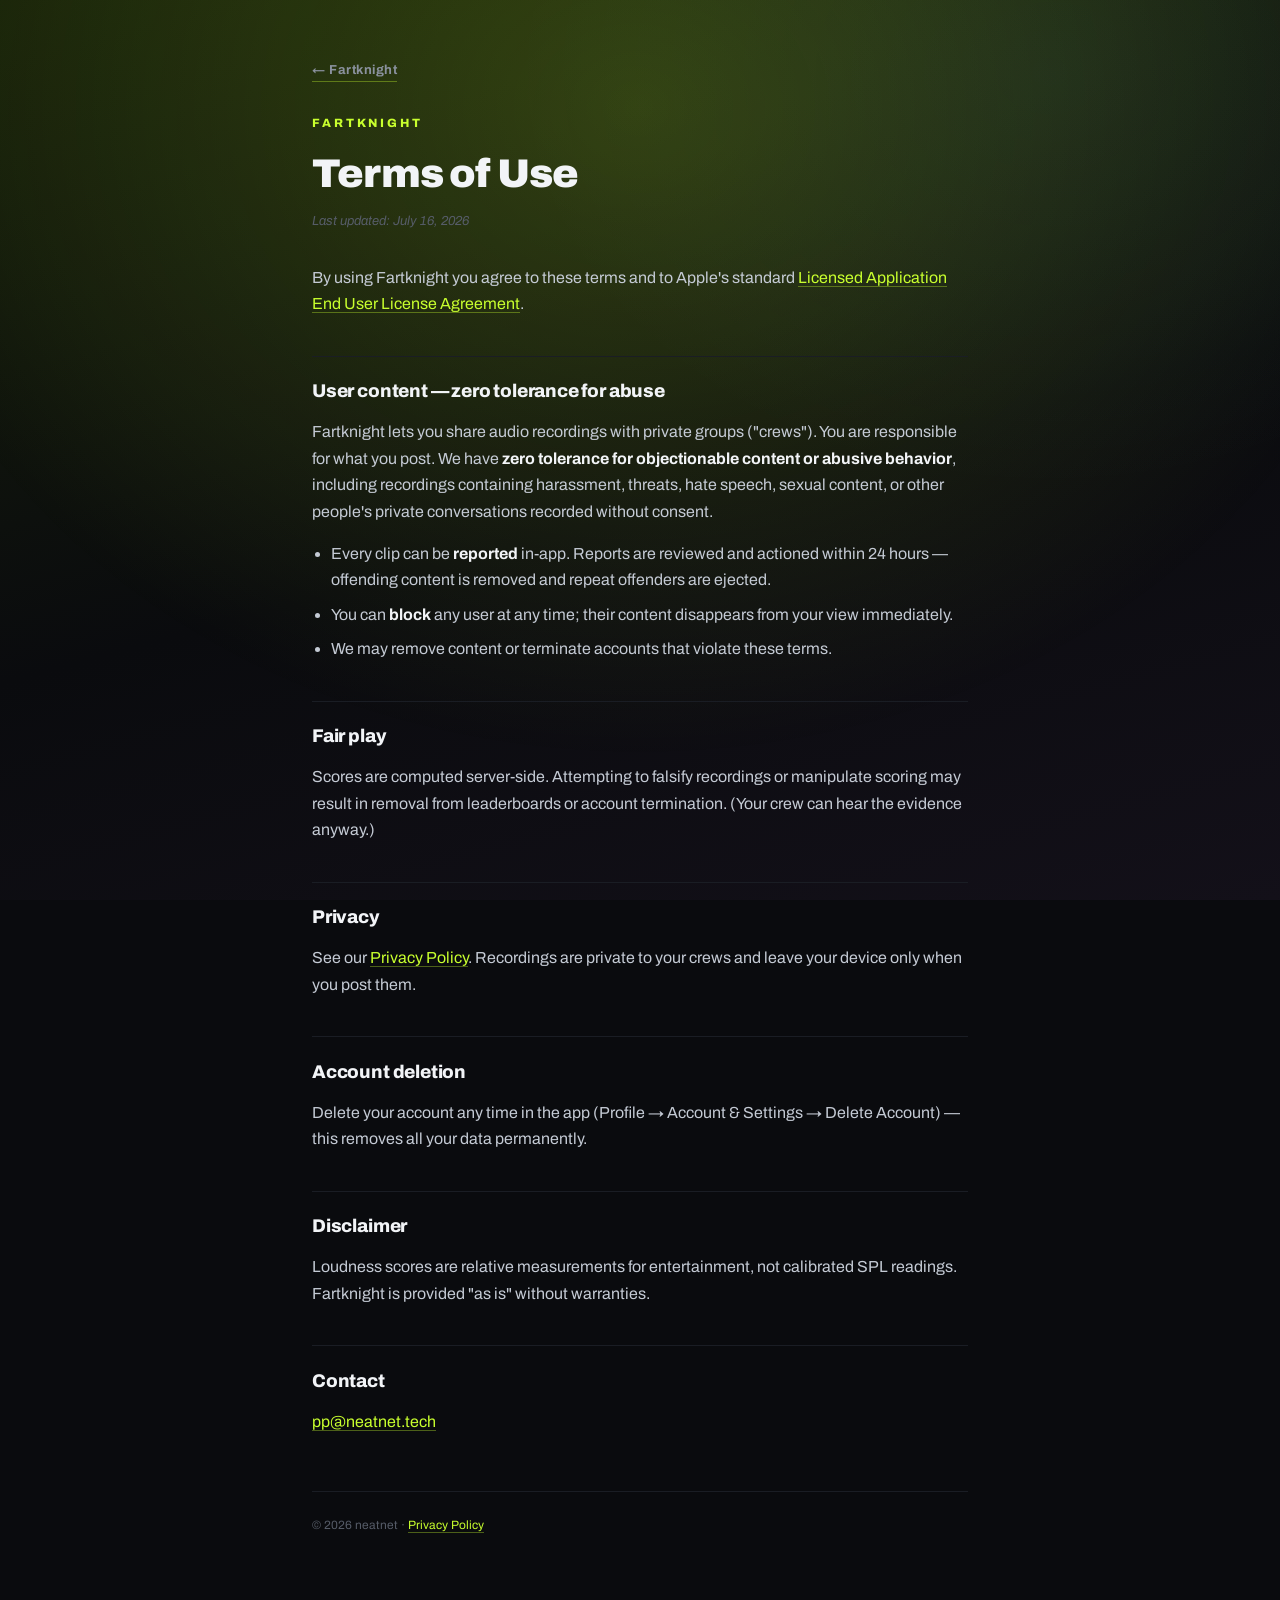
<file: fartknight/terms.html>
<!DOCTYPE html>
<html lang="en">
<head>
<meta charset="utf-8">
<meta name="viewport" content="width=device-width, initial-scale=1">
<title>Fartknight — Terms of Use</title>
<meta name="description" content="Fartknight Terms of Use — private crews, zero tolerance for abuse, fair-play scoring, and account deletion. A neatnet app." />
<link rel="canonical" href="https://neatnettech.github.io/fartknight/terms.html" />
<link rel="preconnect" href="https://fonts.googleapis.com" />
<link rel="preconnect" href="https://fonts.gstatic.com" crossorigin />
<link href="https://fonts.googleapis.com/css2?family=Archivo:wght@400;500;600;700;800;900&display=swap" rel="stylesheet" />
<link rel="stylesheet" href="tokens.css" />
<link rel="icon" href="data:image/svg+xml,%3Csvg xmlns='http://www.w3.org/2000/svg' viewBox='0 0 100 100'%3E%3Crect width='100' height='100' rx='22' fill='%230A0B0E'/%3E%3Crect x='30' y='30' width='13' height='13' rx='2' fill='%23C8FF2E'/%3E%3Crect x='45' y='30' width='13' height='13' rx='2' fill='%23F2F4F7'/%3E%3Crect x='30' y='45' width='13' height='13' rx='2' fill='%23F2F4F7'/%3E%3Crect x='45' y='45' width='13' height='13' rx='2' fill='%23C8FF2E'/%3E%3Crect x='60' y='45' width='13' height='13' rx='2' fill='%23F2F4F7'/%3E%3C/svg%3E" />
<style>
  /* tokens, base reset, body backdrop, .glow, .kicker → tokens.css */
  .legal { position: relative; z-index: 1; max-width: 44rem; margin: 0 auto; padding: 3.5rem 1.5rem 5rem; color: var(--text-secondary); font-size: 16px; line-height: 1.65; }
  .back { display: inline-block; color: var(--muted); text-decoration: none; font-size: 13px; font-weight: 700; letter-spacing: .04em; margin-bottom: 2rem; }
  .back:hover { color: var(--lime); }
  .legal .kicker { margin: 0 0 .4rem; }
  h1 { color: var(--text); font-weight: 900; font-size: clamp(28px, 7vw, 40px); letter-spacing: -.02em; margin: 0 0 .3rem; }
  h2 { color: var(--text); font-weight: 800; font-size: 1.15rem; letter-spacing: -.01em; margin: 2.4rem 0 .6rem; padding-top: 1.2rem; border-top: 1px solid var(--border-subtle); }
  .updated { color: var(--faint); font-size: 13px; margin: 0 0 2rem; }
  p { margin: .8rem 0; }
  ul { padding-left: 1.2rem; }
  li { margin: .5rem 0; }
  strong { color: var(--text); font-weight: 700; }
  a { color: var(--lime); text-decoration: none; border-bottom: 1px solid rgba(200,255,46,.35); }
  a:hover { border-bottom-color: var(--lime); }
  footer { margin-top: 3.5rem; padding-top: 1.5rem; border-top: 1px solid var(--border-subtle); color: var(--faint); font-size: 12px; }
</style>
</head>
<body>
<div class="glow" aria-hidden="true"></div>
<div class="legal">
  <a class="back" href="index.html">← Fartknight</a>
  <p class="kicker">Fartknight</p>
  <h1>Terms of Use</h1>
  <p class="updated"><em>Last updated: July 16, 2026</em></p>
  <p>By using Fartknight you agree to these terms and to Apple's standard <a href="https://www.apple.com/legal/internet-services/itunes/dev/stdeula/">Licensed Application End User License Agreement</a>.</p>

  <h2>User content — zero tolerance for abuse</h2>
  <p>Fartknight lets you share audio recordings with private groups ("crews"). You are responsible for what you post. We have <strong>zero tolerance for objectionable content or abusive behavior</strong>, including recordings containing harassment, threats, hate speech, sexual content, or other people's private conversations recorded without consent.</p>
  <ul>
    <li>Every clip can be <strong>reported</strong> in-app. Reports are reviewed and actioned within 24 hours — offending content is removed and repeat offenders are ejected.</li>
    <li>You can <strong>block</strong> any user at any time; their content disappears from your view immediately.</li>
    <li>We may remove content or terminate accounts that violate these terms.</li>
  </ul>

  <h2>Fair play</h2>
  <p>Scores are computed server-side. Attempting to falsify recordings or manipulate scoring may result in removal from leaderboards or account termination. (Your crew can hear the evidence anyway.)</p>

  <h2>Privacy</h2>
  <p>See our <a href="privacy.html">Privacy Policy</a>. Recordings are private to your crews and leave your device only when you post them.</p>

  <h2>Account deletion</h2>
  <p>Delete your account any time in the app (Profile → Account &amp; Settings → Delete Account) — this removes all your data permanently.</p>

  <h2>Disclaimer</h2>
  <p>Loudness scores are relative measurements for entertainment, not calibrated SPL readings. Fartknight is provided "as is" without warranties.</p>

  <h2>Contact</h2>
  <p><a href="mailto:pp@neatnet.tech">pp@neatnet.tech</a></p>

  <footer>© <span id="year">2026</span> neatnet · <a href="privacy.html">Privacy Policy</a></footer>
</div>
  <script>document.getElementById('year').textContent = new Date().getFullYear();</script>
</body>
</html>
</file>
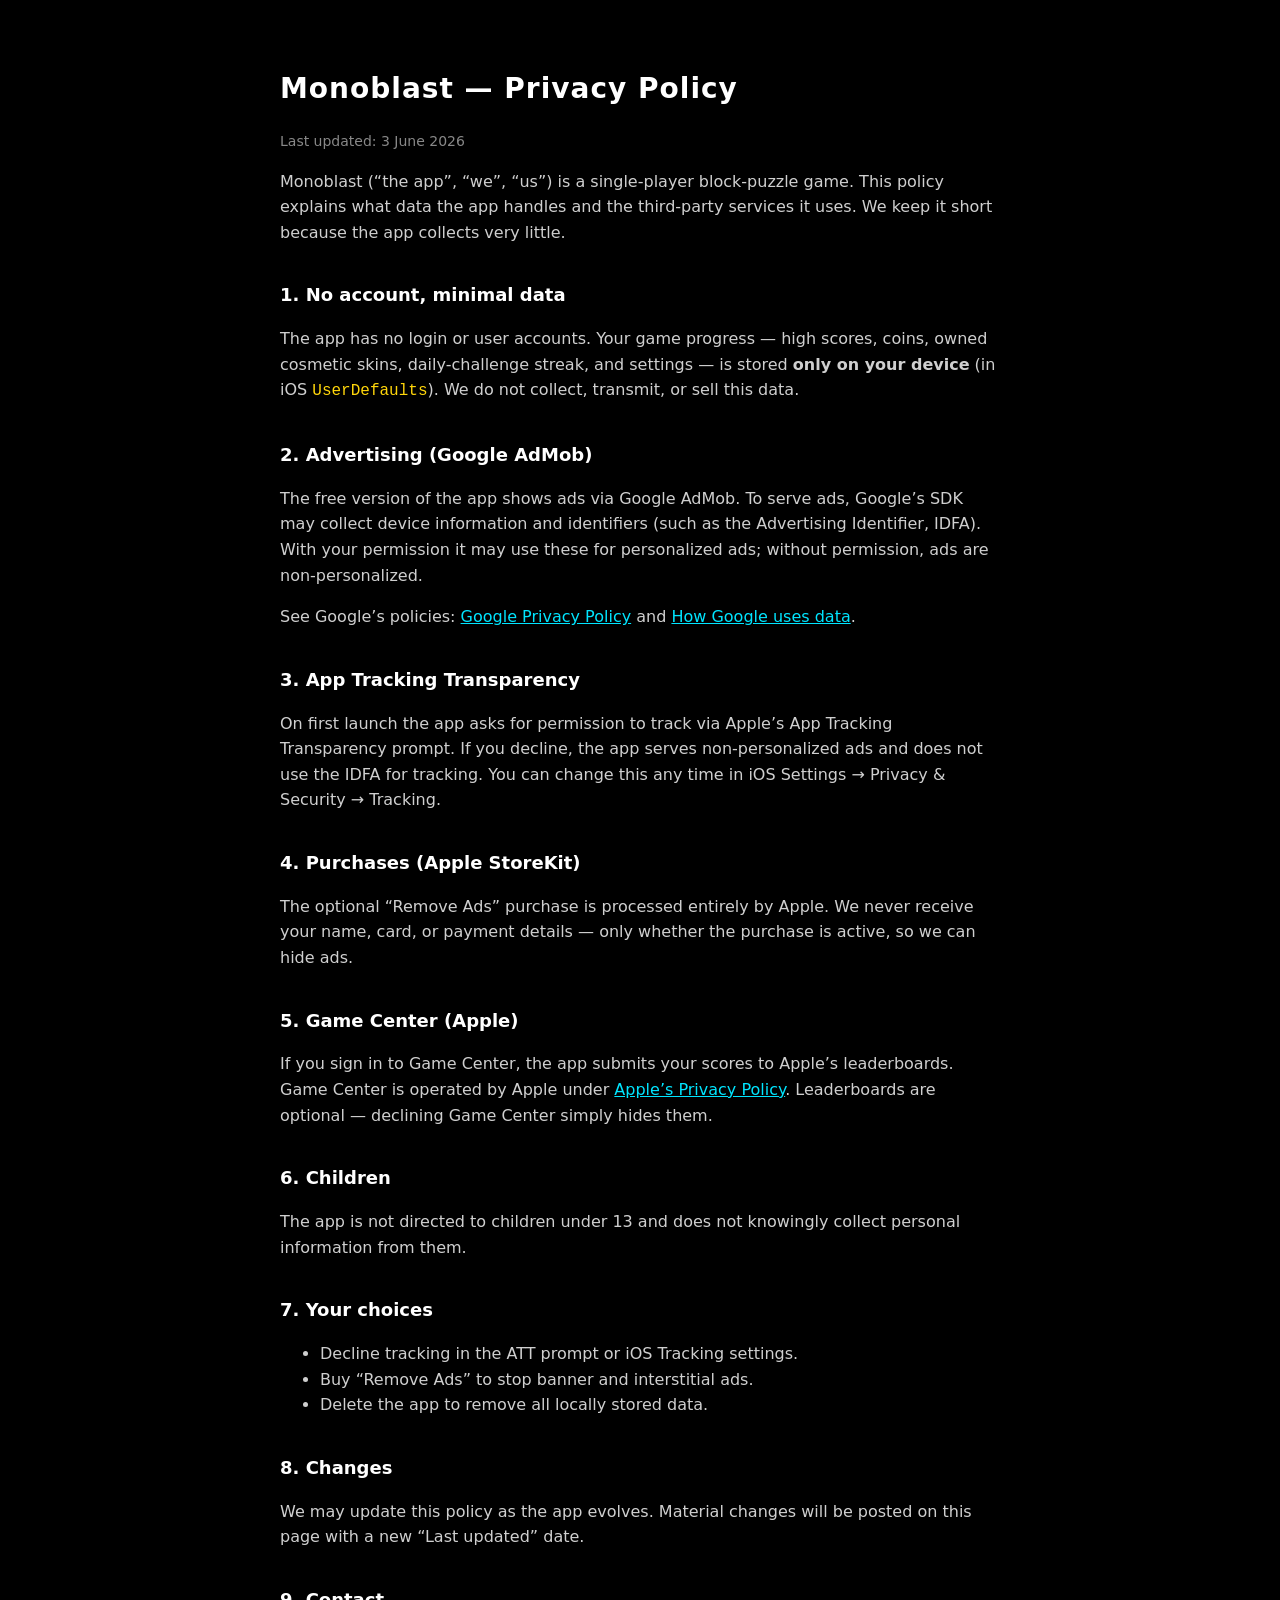
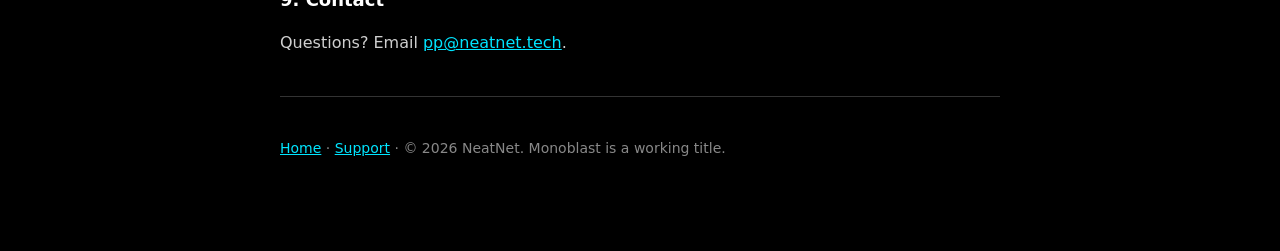
<file: monoblast/privacy.html>
<!DOCTYPE html>
<html lang="en">
<head>
<meta charset="UTF-8" />
<meta name="viewport" content="width=device-width, initial-scale=1.0" />
<title>Monoblast — Privacy Policy</title>
<style>
  :root { color-scheme: dark; }
  body {
    margin: 0; background: #000; color: #fff;
    font: 16px/1.6 -apple-system, "SF Pro Text", system-ui, sans-serif;
    padding: 48px 20px 80px;
  }
  main { max-width: 720px; margin: 0 auto; }
  h1 { font-size: 28px; letter-spacing: 1px; }
  h2 { font-size: 18px; margin-top: 36px; color: #fff; }
  p, li { color: #cfcfcf; }
  a { color: #00E5FF; }
  .muted { color: #888; font-size: 14px; }
  code { color: #FFD60A; }
  hr { border: none; border-top: 1px solid #333; margin: 40px 0; }
</style>
</head>
<body>
<main>
  <h1>Monoblast — Privacy Policy</h1>
  <p class="muted">Last updated: 3 June 2026</p>

  <p>
    Monoblast (“the app”, “we”, “us”) is a single-player block-puzzle game. This
    policy explains what data the app handles and the third-party services it uses.
    We keep it short because the app collects very little.
  </p>

  <h2>1. No account, minimal data</h2>
  <p>
    The app has no login or user accounts. Your game progress — high scores, coins,
    owned cosmetic skins, daily-challenge streak, and settings — is stored
    <strong>only on your device</strong> (in iOS <code>UserDefaults</code>). We do
    not collect, transmit, or sell this data.
  </p>

  <h2>2. Advertising (Google AdMob)</h2>
  <p>
    The free version of the app shows ads via Google AdMob. To serve ads, Google’s
    SDK may collect device information and identifiers (such as the Advertising
    Identifier, IDFA). With your permission it may use these for personalized ads;
    without permission, ads are non-personalized.
  </p>
  <p>
    See Google’s policies:
    <a href="https://policies.google.com/privacy">Google Privacy Policy</a> and
    <a href="https://support.google.com/admob/answer/6128543">How Google uses data</a>.
  </p>

  <h2>3. App Tracking Transparency</h2>
  <p>
    On first launch the app asks for permission to track via Apple’s App Tracking
    Transparency prompt. If you decline, the app serves non-personalized ads and
    does not use the IDFA for tracking. You can change this any time in iOS
    Settings → Privacy &amp; Security → Tracking.
  </p>

  <h2>4. Purchases (Apple StoreKit)</h2>
  <p>
    The optional “Remove Ads” purchase is processed entirely by Apple. We never
    receive your name, card, or payment details — only whether the purchase is
    active, so we can hide ads.
  </p>

  <h2>5. Game Center (Apple)</h2>
  <p>
    If you sign in to Game Center, the app submits your scores to Apple’s
    leaderboards. Game Center is operated by Apple under
    <a href="https://www.apple.com/legal/privacy/">Apple’s Privacy Policy</a>.
    Leaderboards are optional — declining Game Center simply hides them.
  </p>

  <h2>6. Children</h2>
  <p>
    The app is not directed to children under 13 and does not knowingly collect
    personal information from them.
  </p>

  <h2>7. Your choices</h2>
  <ul>
    <li>Decline tracking in the ATT prompt or iOS Tracking settings.</li>
    <li>Buy “Remove Ads” to stop banner and interstitial ads.</li>
    <li>Delete the app to remove all locally stored data.</li>
  </ul>

  <h2>8. Changes</h2>
  <p>
    We may update this policy as the app evolves. Material changes will be posted
    on this page with a new “Last updated” date.
  </p>

  <h2>9. Contact</h2>
  <p>
    Questions? Email <a href="mailto:pp@neatnet.tech">pp@neatnet.tech</a>.
  </p>

  <hr />
  <p class="muted">
    <a href="/">Home</a> · <a href="support.html">Support</a> ·
    © 2026 NeatNet. Monoblast is a working title.
  </p>
</main>
</body>
</html>
</file>
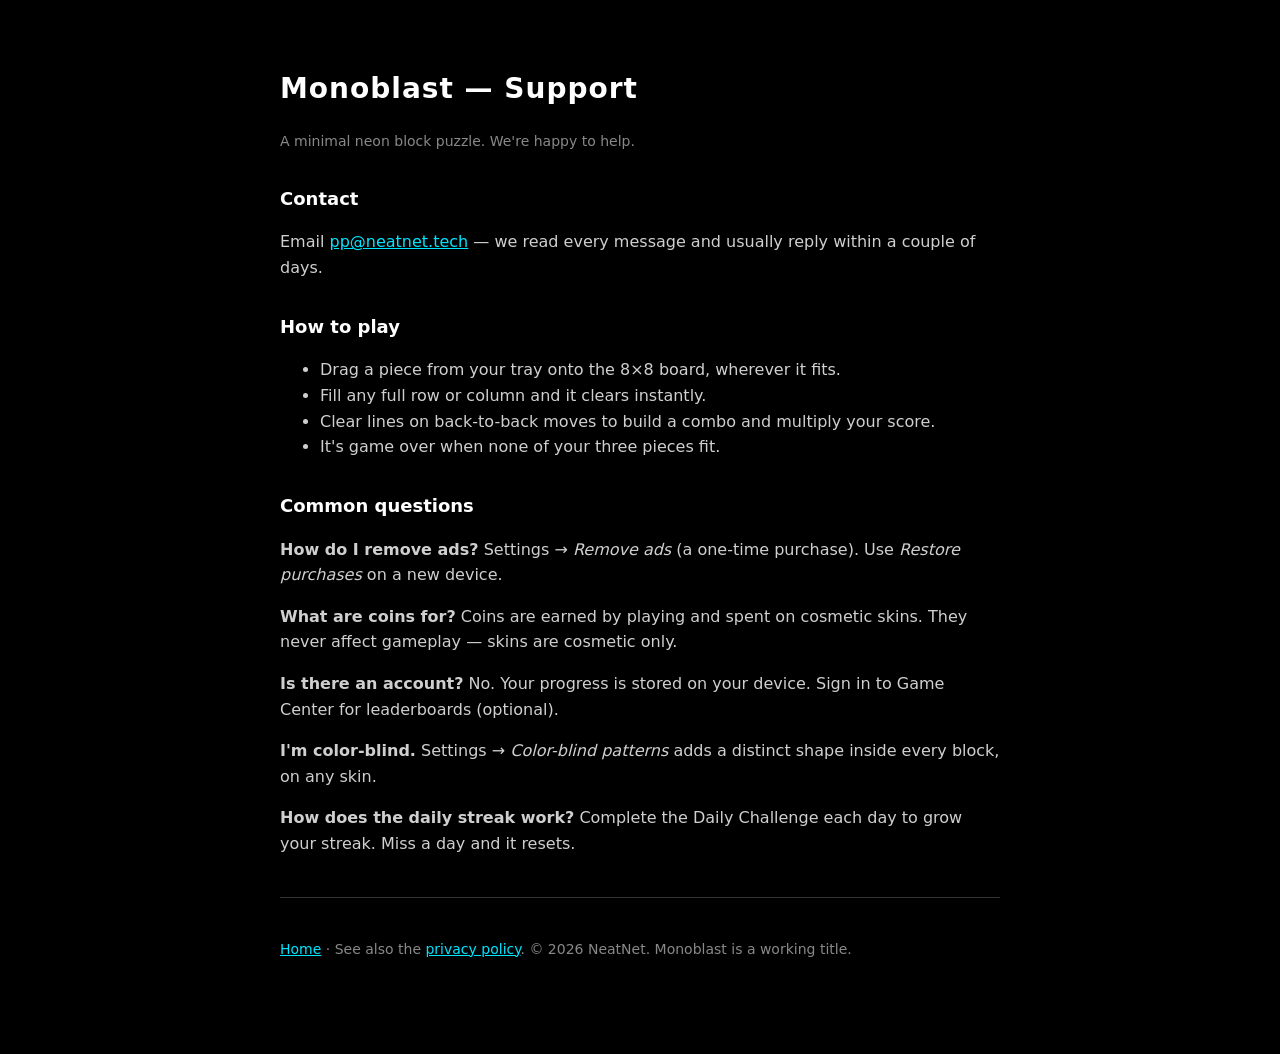
<file: monoblast/support.html>
<!DOCTYPE html>
<html lang="en">
<head>
<meta charset="UTF-8" />
<meta name="viewport" content="width=device-width, initial-scale=1.0" />
<title>Monoblast — Support</title>
<style>
  :root { color-scheme: dark; }
  body { margin: 0; background: #000; color: #fff;
    font: 16px/1.6 -apple-system, "SF Pro Text", system-ui, sans-serif; padding: 48px 20px 80px; }
  main { max-width: 720px; margin: 0 auto; }
  h1 { font-size: 28px; letter-spacing: 1px; }
  h2 { font-size: 18px; margin-top: 32px; }
  p, li { color: #cfcfcf; }
  a { color: #00E5FF; }
  .muted { color: #888; font-size: 14px; }
  hr { border: none; border-top: 1px solid #333; margin: 40px 0; }
</style>
</head>
<body>
<main>
  <h1>Monoblast — Support</h1>
  <p class="muted">A minimal neon block puzzle. We're happy to help.</p>

  <h2>Contact</h2>
  <p>Email <a href="mailto:pp@neatnet.tech">pp@neatnet.tech</a> — we read every message and
     usually reply within a couple of days.</p>

  <h2>How to play</h2>
  <ul>
    <li>Drag a piece from your tray onto the 8×8 board, wherever it fits.</li>
    <li>Fill any full row or column and it clears instantly.</li>
    <li>Clear lines on back-to-back moves to build a combo and multiply your score.</li>
    <li>It's game over when none of your three pieces fit.</li>
  </ul>

  <h2>Common questions</h2>
  <p><strong>How do I remove ads?</strong> Settings → <em>Remove ads</em> (a one-time purchase).
     Use <em>Restore purchases</em> on a new device.</p>
  <p><strong>What are coins for?</strong> Coins are earned by playing and spent on cosmetic skins.
     They never affect gameplay — skins are cosmetic only.</p>
  <p><strong>Is there an account?</strong> No. Your progress is stored on your device. Sign in to
     Game Center for leaderboards (optional).</p>
  <p><strong>I'm color-blind.</strong> Settings → <em>Color-blind patterns</em> adds a distinct
     shape inside every block, on any skin.</p>
  <p><strong>How does the daily streak work?</strong> Complete the Daily Challenge each day to grow
     your streak. Miss a day and it resets.</p>

  <hr />
  <p class="muted"><a href="/">Home</a> · See also the <a href="privacy.html">privacy policy</a>. © 2026 NeatNet. Monoblast is a working title.</p>
</main>
</body>
</html>
</file>
<file: fartknight/tokens.css>
/* fartknight/tokens.css — shared design tokens + base shell.
   Source of truth: Theme.swift (FK enum) + app prototype. Dark only. */
:root {
  /* surfaces */
  --bg: #0A0B0E;
  --bg-deep: #07080A;
  --surface: #14161C;
  --surface-sunken: #0E1013;
  /* borders */
  --border: #23262F;
  --border-subtle: #1A1D24;
  --border-lime: #2A3A12;
  /* brand */
  --lime: #C8FF2E;
  --lime-soft: #E2FF7A;
  --cyan: #7CE0FF;
  --red: #FF4D6D;
  /* text */
  --text: #F2F4F7;
  --text-secondary: #C4CAD4;
  --muted: #8A919E;
  --faint: #565C68;
  /* component accents */
  --wave-idle: #3A4152;
  --star-off: #2E3138;
  /* deterministic avatar palette */
  --av-1: #C8FF2E; --av-2: #7CE0FF; --av-3: #FF9AC2;
  --av-4: #E2FF7A; --av-5: #FFB86B; --av-6: #B39DFF;
  /* type */
  --sans: "Archivo", -apple-system, BlinkMacSystemFont, system-ui, sans-serif;
  /* radii */
  --r-card: 18px; --r-btn: 15px; --r-avatar: 14px; --r-pill: 999px;
}

* { box-sizing: border-box; }
html { scroll-behavior: smooth; }
html, body { margin: 0; padding: 0; }

body {
  background: var(--bg);
  color: var(--text);
  font: 16px/1.6 var(--sans);
  -webkit-font-smoothing: antialiased;
  overflow-x: hidden;
  /* app backdrop — linear-gradient(165deg, #17210A, #0A0B0E, #131019) */
  background-image: linear-gradient(165deg, #17210A 0%, #0A0B0E 55%, #131019 100%);
  background-attachment: fixed;
}

/* lime ambient glow — fixed, full-bleed, non-interactive */
.glow {
  position: fixed; inset: 0; z-index: 0; pointer-events: none;
  background:
    radial-gradient(1250px 1050px at 50% 12%, rgba(200,255,46,.18), transparent 62%),
    radial-gradient(900px 700px at 82% 8%, rgba(124,224,255,.06), transparent 60%);
}

/* one true kicker (hero overrides letter-spacing locally) */
.kicker {
  color: var(--lime); font-size: 12px; font-weight: 800;
  letter-spacing: .24em; text-transform: uppercase; margin: 0;
}

@media (prefers-reduced-motion: reduce) {
  html { scroll-behavior: auto; }
}
</file>
